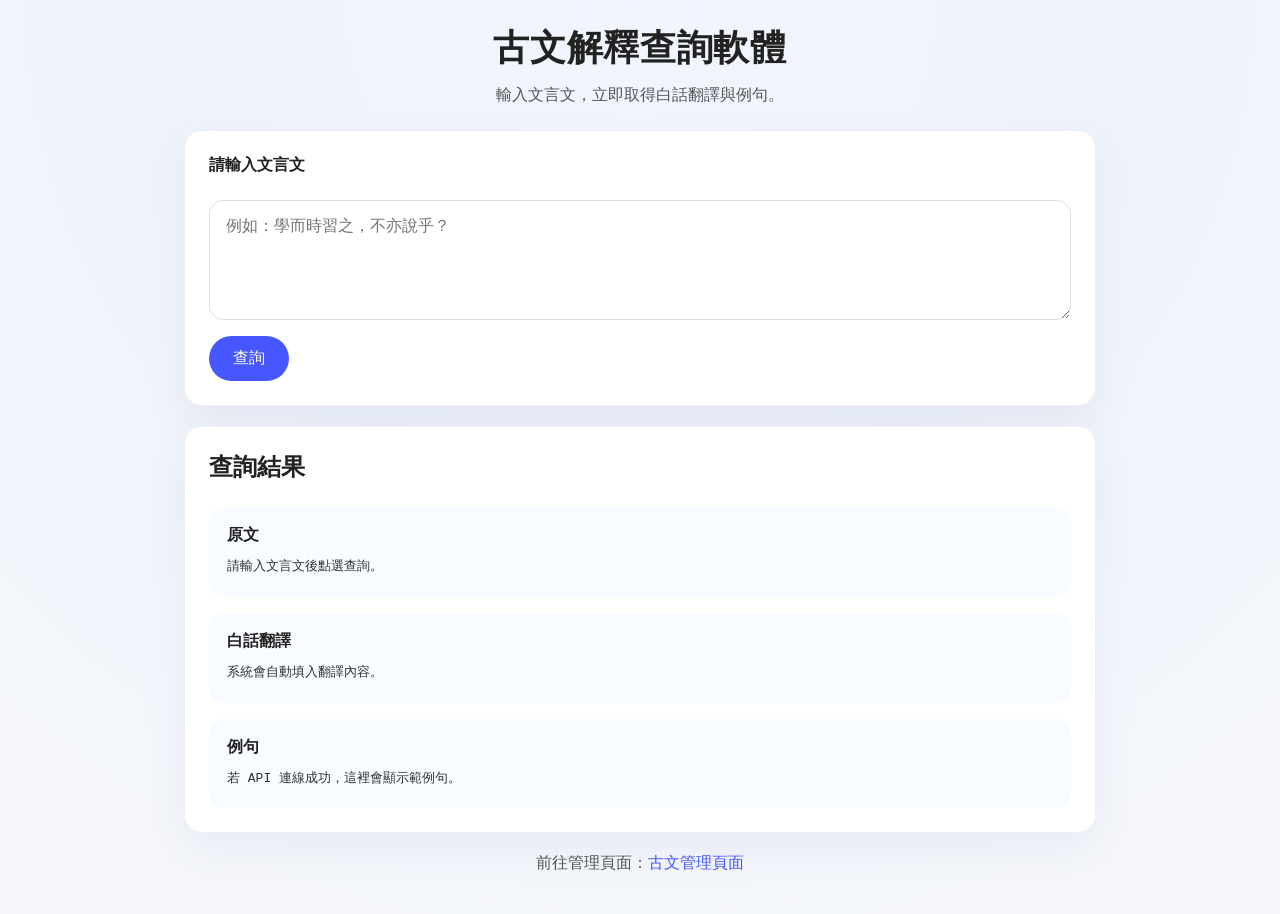
<file: index.html>
<!DOCTYPE html>
<html lang="zh-TW">
<head>
  <meta charset="UTF-8" />
  <meta name="viewport" content="width=device-width, initial-scale=1.0" />
  <title>古文解釋查詢</title>
  <link rel="stylesheet" href="styles.css" />
</head>
<body>
  <div class="container">
    <header class="hero">
      <h1>古文解釋查詢軟體</h1>
      <p>輸入文言文，立即取得白話翻譯與例句。</p>
    </header>

    <main>
      <section class="card search-card">
        <label for="main-query" class="label">請輸入文言文</label>
        <textarea id="main-query" placeholder="例如：學而時習之，不亦說乎？"></textarea>
        <button id="main-search" class="button">查詢</button>
      </section>

      <section class="card result-card">
        <h2>查詢結果</h2>
        <div class="field">
          <h3>原文</h3>
          <pre id="result-original">請輸入文言文後點選查詢。</pre>
        </div>
        <div class="field">
          <h3>白話翻譯</h3>
          <pre id="result-translation">系統會自動填入翻譯內容。</pre>
        </div>
        <div class="field">
          <h3>例句</h3>
          <pre id="result-examples">若 API 連線成功，這裡會顯示範例句。</pre>
        </div>
      </section>

      <footer class="footer">
        <p>前往管理頁面：<a href="admin.html">古文管理頁面</a></p>
      </footer>
    </main>
  </div>
  <script src="script.js"></script>
</body>
</html>
</file>
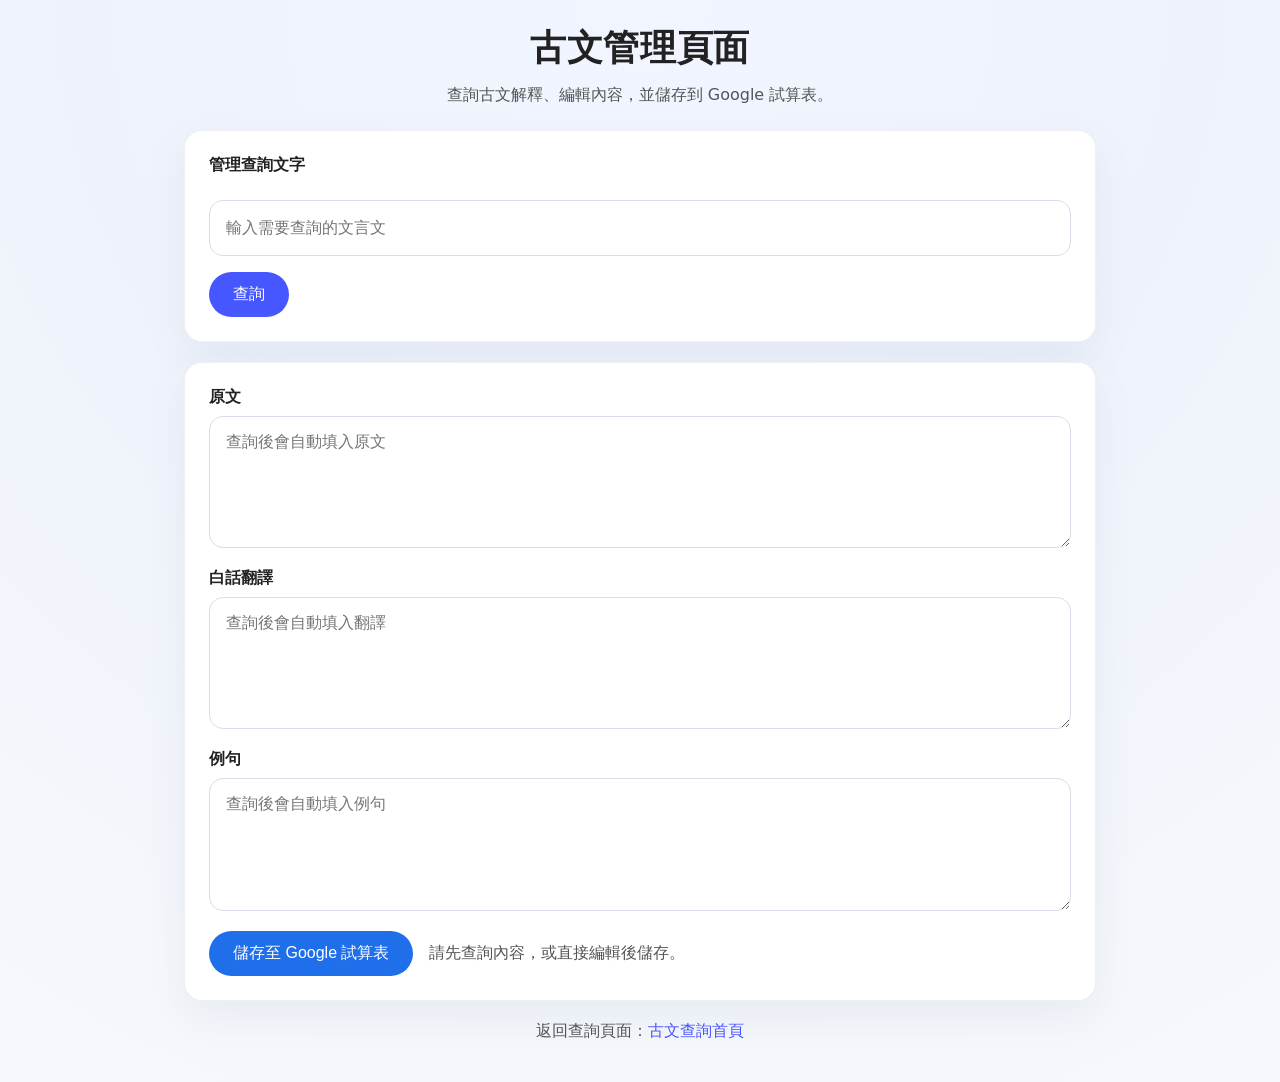
<file: admin.html>
<!DOCTYPE html>
<html lang="zh-TW">
<head>
  <meta charset="UTF-8" />
  <meta name="viewport" content="width=device-width, initial-scale=1.0" />
  <title>古文管理頁面</title>
  <link rel="stylesheet" href="styles.css" />
</head>
<body>
  <div class="container">
    <header class="hero">
      <h1>古文管理頁面</h1>
      <p>查詢古文解釋、編輯內容，並儲存到 Google 試算表。</p>
    </header>

    <main>
      <section class="card search-card">
        <label for="admin-query" class="label">管理查詢文字</label>
        <input id="admin-query" type="text" placeholder="輸入需要查詢的文言文" />
        <button id="admin-search" class="button">查詢</button>
      </section>

      <section class="card edit-card">
        <div class="field-group">
          <label for="field-original">原文</label>
          <textarea id="field-original" rows="4" placeholder="查詢後會自動填入原文"></textarea>
        </div>
        <div class="field-group">
          <label for="field-translation">白話翻譯</label>
          <textarea id="field-translation" rows="4" placeholder="查詢後會自動填入翻譯"></textarea>
        </div>
        <div class="field-group">
          <label for="field-examples">例句</label>
          <textarea id="field-examples" rows="4" placeholder="查詢後會自動填入例句"></textarea>
        </div>
        <div class="action-row">
          <button id="save-sheet" class="button button-primary">儲存至 Google 試算表</button>
          <span id="status-message" class="status">請先查詢內容，或直接編輯後儲存。</span>
        </div>
      </section>

      <footer class="footer">
        <p>返回查詢頁面：<a href="index.html">古文查詢首頁</a></p>
      </footer>
    </main>
  </div>
  <script src="script.js"></script>
</body>
</html>
</file>
<file: styles.css>
:root {
  color-scheme: light;
  font-family: "Noto Sans TC", "Segoe UI", system-ui, sans-serif;
  background: #f7f8fc;
  color: #222;
}

* {
  box-sizing: border-box;
}

body {
  margin: 0;
  min-height: 100vh;
  display: flex;
  justify-content: center;
  align-items: center;
  background: radial-gradient(circle at top, #f1f5ff 0%, #eef3fb 45%, #f7f8fc 100%);
}

.container {
  width: min(100%, 960px);
  padding: 24px;
}

.hero {
  text-align: center;
  margin-bottom: 24px;
}

.hero h1 {
  margin: 0;
  font-size: clamp(2rem, 2.8vw, 3.2rem);
  letter-spacing: 0.02em;
}

.hero p {
  margin: 12px auto 0;
  max-width: 720px;
  color: #555;
}

.card {
  background: #ffffff;
  border: 1px solid rgba(52, 66, 84, 0.08);
  border-radius: 18px;
  box-shadow: 0 16px 42px rgba(86, 106, 135, 0.08);
  padding: 24px;
  margin-bottom: 20px;
}

.search-card,
.edit-card,
.result-card {
  display: grid;
  gap: 16px;
}

.label,
.field-group label {
  font-weight: 600;
  margin-bottom: 8px;
  display: inline-block;
}

input[type="text"],
textarea {
  width: 100%;
  border: 1px solid #d8dde8;
  border-radius: 14px;
  padding: 14px 16px;
  font-size: 1rem;
  line-height: 1.6;
  resize: vertical;
}

textarea {
  min-height: 120px;
}

.button {
  width: fit-content;
  padding: 12px 24px;
  border: none;
  border-radius: 999px;
  font-size: 1rem;
  background: #4757ff;
  color: #ffffff;
  cursor: pointer;
  transition: transform 0.2s ease, box-shadow 0.2s ease;
}

.button:hover,
.button:focus-visible {
  transform: translateY(-1px);
  box-shadow: 0 14px 24px rgba(71, 87, 255, 0.18);
}

.button-primary {
  background: #1f6feb;
}

.result-card h2 {
  margin: 0 0 8px 0;
}

.field {
  background: #f8fbff;
  border-radius: 14px;
  padding: 18px;
}

.field h3 {
  margin: 0 0 10px 0;
  font-size: 1rem;
}

.field pre {
  margin: 0;
  white-space: pre-wrap;
  word-break: break-word;
  line-height: 1.75;
  color: #303030;
}

.action-row {
  display: flex;
  flex-wrap: wrap;
  gap: 16px;
  align-items: center;
}

.status {
  color: #555;
  min-width: 180px;
}

.footer {
  text-align: center;
  color: #555;
}

.footer a {
  color: #4757ff;
  text-decoration: none;
}

@media (max-width: 720px) {
  .container {
    padding: 16px;
  }

  .card {
    padding: 18px;
  }

  .action-row {
    flex-direction: column;
    align-items: stretch;
  }
}
</file>
